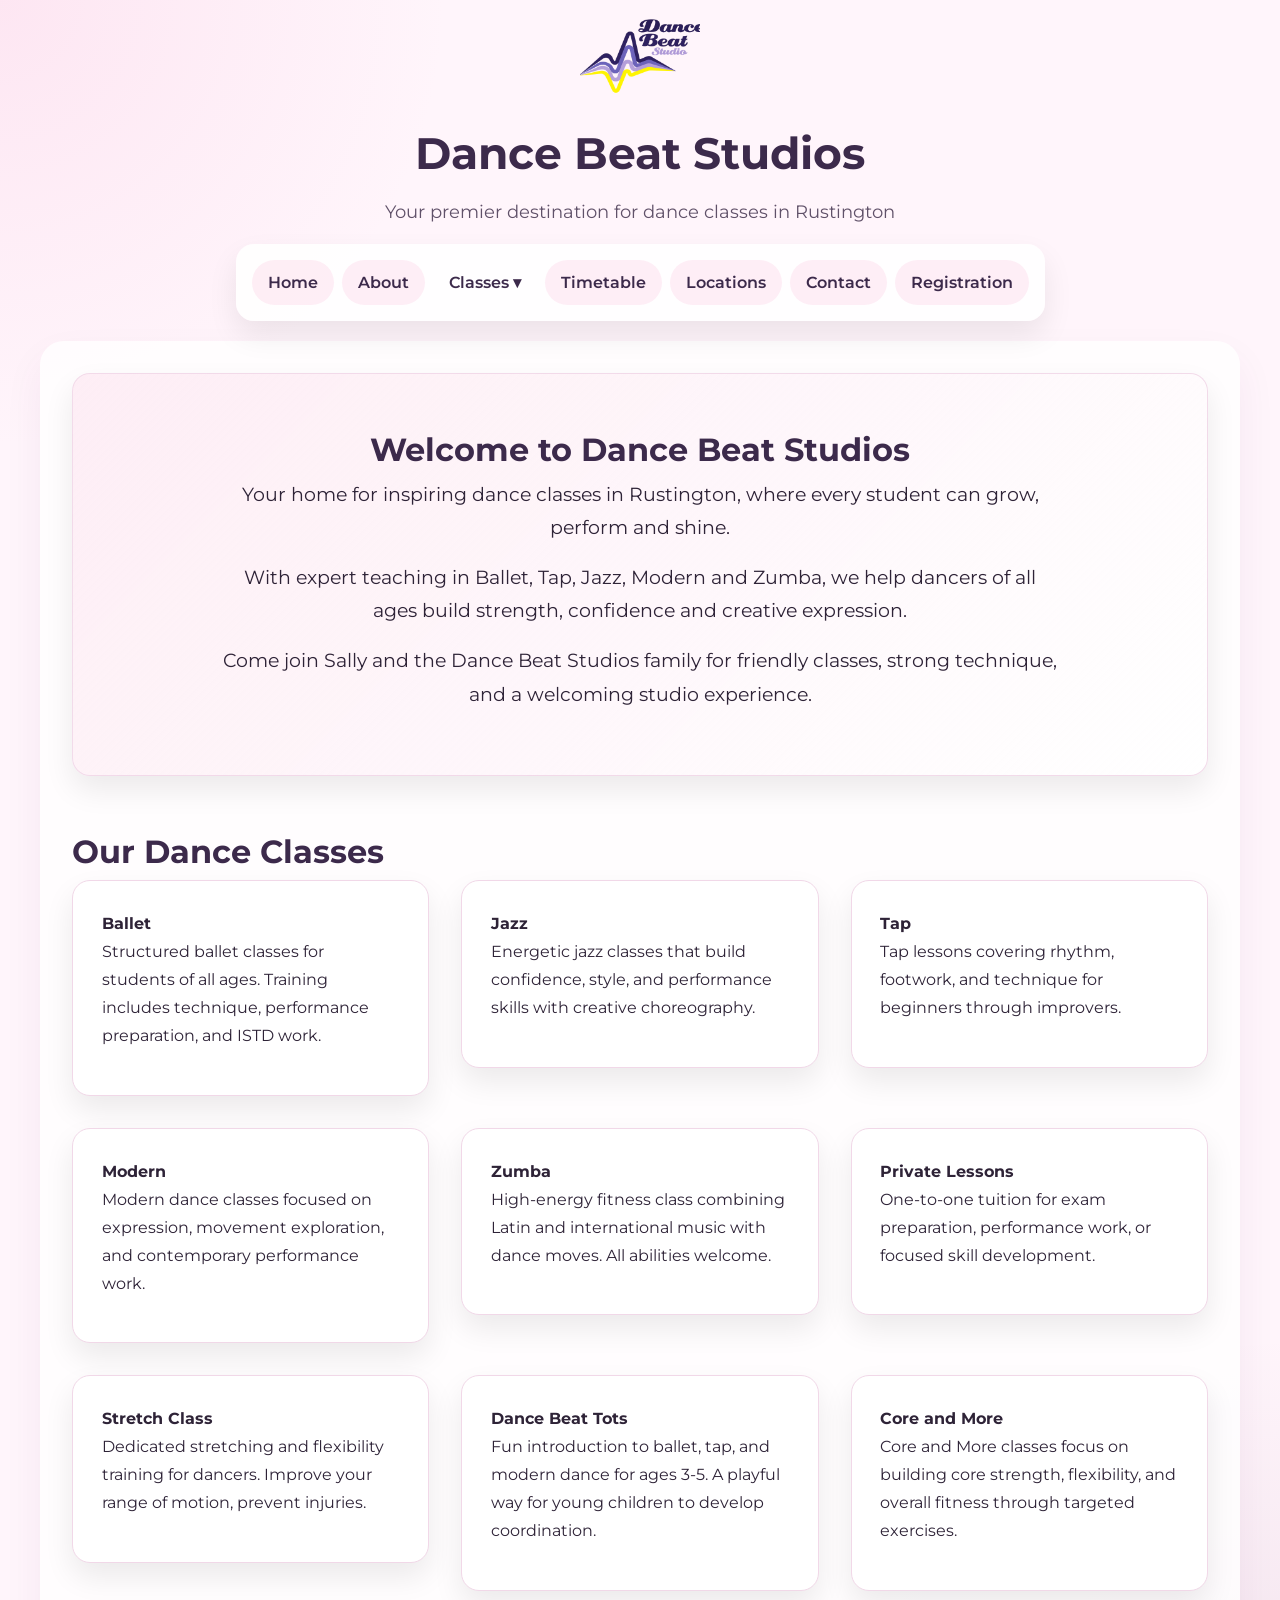
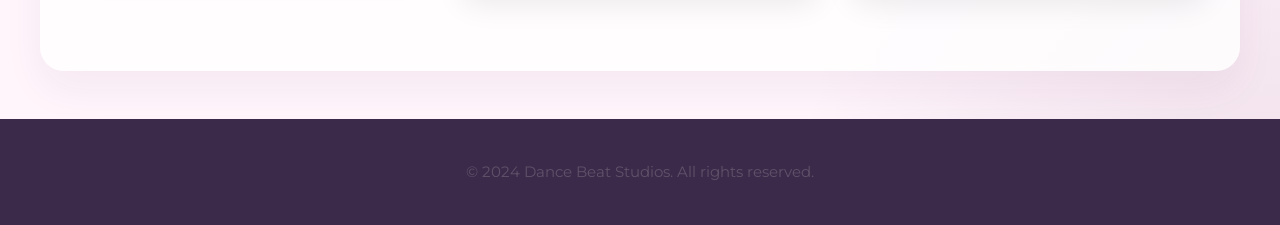
<file: index.html>
<!DOCTYPE html>
<html lang="en">
<head>
    <meta charset="UTF-8">
    <meta name="viewport" content="width=device-width, initial-scale=1.0">
    <title>Dance Beat Studios - Home</title>
    <link rel="stylesheet" href="css/style.css">
    <link href="https://fonts.googleapis.com/css2?family=Great+Vibes&family=Montserrat:wght@300;400;500;600;700&display=swap" rel="stylesheet">
</head>
<body>
    <header>
        <img class="logo" src="images/logo.png" alt="Dance Beat Studios logo">
        <div class="header-text">
            <h1>Dance Beat Studios</h1>
            <p>Your premier destination for dance classes in Rustington</p>
        </div>
        <nav class="main-nav">
    <button class="nav-toggle">☰ Menu</button>

    <div class="nav-links">
        <a href="index.html">Home</a>
        <a href="about.html">About</a>

        <div class="dropdown">
            <button class="dropdown-toggle">Classes ▾</button>
            <div class="dropdown-content">
                <a href="classes.html?class=ballet">Ballet</a>
                <a href="classes.html?class=jazz">Jazz</a>
                <a href="classes.html?class=tap">Tap</a>
                <a href="classes.html?class=modern">Modern</a>
                <a href="classes.html?class=zumba">Zumba</a>
                <a href="classes.html?class=private">Private Lessons</a>
                <a href="classes.html?class=stretch">Stretch Class</a>
                <a href="classes.html?class=tots">Dance Beat Tots</a>
                <a href="classes.html?class=core">Core and More</a>
            </div>
        </div>

        <a href="timetable.html">Timetable</a>
        <a href="locations.html">Locations</a>
        <a href="contact.html">Contact</a>
        <a href="registration.html">Registration</a>
    </div>
</nav>


    </header>
    <main>
        <section class="hero">
            <h3>Welcome to Dance Beat Studios</h3>
            <p>Your home for inspiring dance classes in Rustington, where every student can grow, perform and shine.</p>
            <p>With expert teaching in Ballet, Tap, Jazz, Modern and Zumba, we help dancers of all ages build strength, confidence and creative expression.</p>
            <p>Come join Sally and the Dance Beat Studios family for friendly classes, strong technique, and a welcoming studio experience.</p>
        </section>
        <section class="classes">
            <h3>Our Dance Classes</h3>
            <div class="class-grid">
                <a href="classes.html?class=ballet" class="class-card-link">
                    <div class="class-card">
                        <h4>Ballet</h4>
                        <p>Structured ballet classes for students of all ages. Training includes technique, performance preparation, and ISTD work.</p>
                    </div>
                </a>
                <a href="classes.html?class=jazz" class="class-card-link">
                    <div class="class-card">
                        <h4>Jazz</h4>
                        <p>Energetic jazz classes that build confidence, style, and performance skills with creative choreography.</p>
                    </div>
                </a>
                <a href="classes.html?class=tap" class="class-card-link">
                    <div class="class-card">
                        <h4>Tap</h4>
                        <p>Tap lessons covering rhythm, footwork, and technique for beginners through improvers.</p>
                    </div>
                </a>
                <a href="classes.html?class=modern" class="class-card-link">
                    <div class="class-card">
                        <h4>Modern</h4>
                        <p>Modern dance classes focused on expression, movement exploration, and contemporary performance work.</p>
                    </div>
                </a>
                <a href="classes.html?class=zumba" class="class-card-link">
                    <div class="class-card">
                        <h4>Zumba</h4>
                        <p>High-energy fitness class combining Latin and international music with dance moves. All abilities welcome.</p>
                    </div>
                </a>
                <a href="classes.html?class=private" class="class-card-link">
                    <div class="class-card">
                        <h4>Private Lessons</h4>
                        <p>One-to-one tuition for exam preparation, performance work, or focused skill development.</p>
                    </div>
                </a>
                <a href="classes.html?class=stretch" class="class-card-link">
                    <div class="class-card">
                        <h4>Stretch Class</h4>
                        <p>Dedicated stretching and flexibility training for dancers. Improve your range of motion, prevent injuries.</p>
                    </div>
                </a>
                <a href="classes.html?class=tots" class="class-card-link">
                    <div class="class-card">
                        <h4>Dance Beat Tots</h4>
                        <p>Fun introduction to ballet, tap, and modern dance for ages 3-5. A playful way for young children to develop coordination.</p>
                    </div>
                </a>
                <a href="classes.html?class=core" class="class-card-link">
                    <div class="class-card">
                        <h4>Core and More</h4>
                        <p>Core and More classes focus on building core strength, flexibility, and overall fitness through targeted exercises.</p>
                    </div>
                </a>
            </div>
        </section>
    </main>
    <footer>
        <p>&copy; 2024 Dance Beat Studios. All rights reserved.</p>
    </footer>
    <script src="js/nav.js"></script>
</body>
</html>
</file>
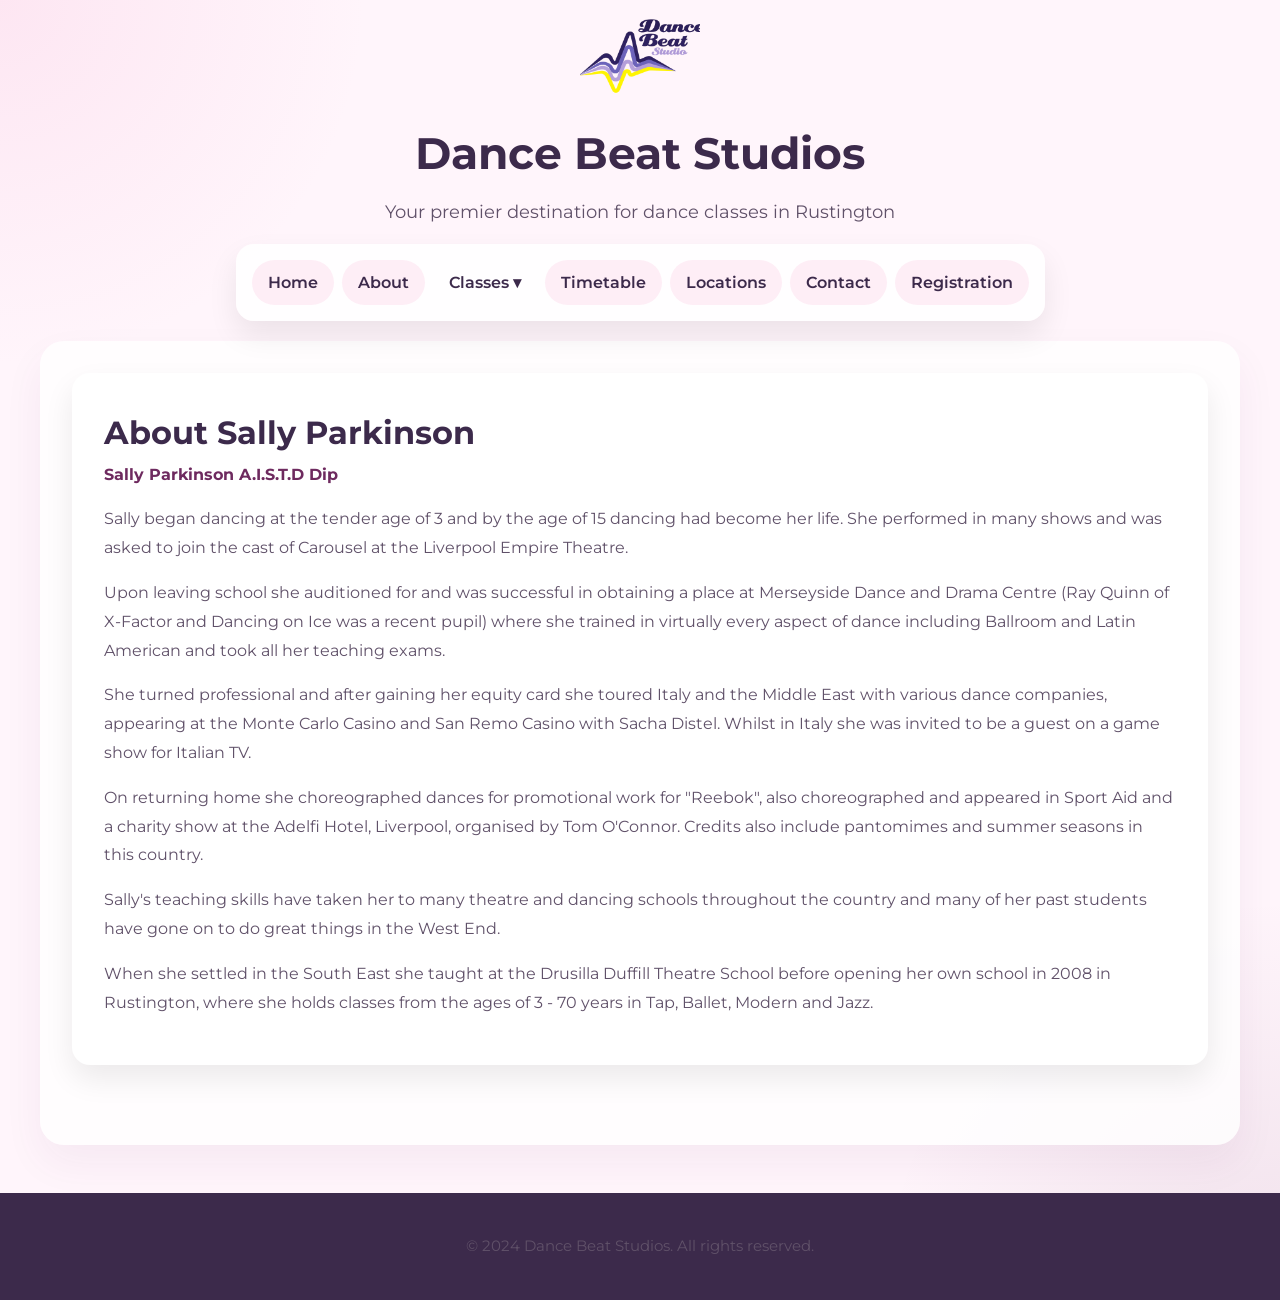
<file: about.html>
<!DOCTYPE html>
<html lang="en">
<head>
    <meta charset="UTF-8">
    <meta name="viewport" content="width=device-width, initial-scale=1.0">
    <title>About - Dance Beat Studios</title>
    <link rel="stylesheet" href="css/style.css">
    <link href="https://fonts.googleapis.com/css2?family=Great+Vibes&family=Montserrat:wght@300;400;500;600;700&display=swap" rel="stylesheet">
</head>
<body>
    <header>
        <img class="logo" src="images/logo.png" alt="Dance Beat Studios logo">
        <div class="header-text">
            <h1>Dance Beat Studios</h1>
            <p>Your premier destination for dance classes in Rustington</p>
        </div>
<nav class="main-nav">
    <button class="nav-toggle">☰ Menu</button>

    <div class="nav-links">
        <a href="index.html">Home</a>
        <a href="about.html">About</a>

        <div class="dropdown">
            <button class="dropdown-toggle">Classes ▾</button>
            <div class="dropdown-content">
                <a href="classes.html?class=ballet">Ballet</a>
                <a href="classes.html?class=jazz">Jazz</a>
                <a href="classes.html?class=tap">Tap</a>
                <a href="classes.html?class=modern">Modern</a>
                <a href="classes.html?class=zumba">Zumba</a>
                <a href="classes.html?class=private">Private Lessons</a>
                <a href="classes.html?class=stretch">Stretch Class</a>
                <a href="classes.html?class=tots">Dance Beat Tots</a>
                <a href="classes.html?class=core">Core and More</a>
            </div>
        </div>

        <a href="timetable.html">Timetable</a>
        <a href="locations.html">Locations</a>
        <a href="contact.html">Contact</a>
        <a href="registration.html">Registration</a>
    </div>
</nav>


    </header>
    <main>
        <section class="about">
            <h3>About Sally Parkinson</h3>
            <p><strong>Sally Parkinson A.I.S.T.D Dip</strong></p>
            <p>Sally began dancing at the tender age of 3 and by the age of 15 dancing had become her life. She performed in many shows and was asked to join the cast of Carousel at the Liverpool Empire Theatre.</p>
            <p>Upon leaving school she auditioned for and was successful in obtaining a place at Merseyside Dance and Drama Centre (Ray Quinn of X-Factor and Dancing on Ice was a recent pupil) where she trained in virtually every aspect of dance including Ballroom and Latin American and took all her teaching exams.</p>
            <p>She turned professional and after gaining her equity card she toured Italy and the Middle East with various dance companies, appearing at the Monte Carlo Casino and San Remo Casino with Sacha Distel. Whilst in Italy she was invited to be a guest on a game show for Italian TV.</p>
            <p>On returning home she choreographed dances for promotional work for "Reebok", also choreographed and appeared in Sport Aid and a charity show at the Adelfi Hotel, Liverpool, organised by Tom O'Connor. Credits also include pantomimes and summer seasons in this country.</p>
            <p>Sally's teaching skills have taken her to many theatre and dancing schools throughout the country and many of her past students have gone on to do great things in the West End.</p>
            <p>When she settled in the South East she taught at the Drusilla Duffill Theatre School before opening her own school in 2008 in Rustington, where she holds classes from the ages of 3 - 70 years in Tap, Ballet, Modern and Jazz.</p>
        </section>
    </main>
    <footer>
        <p>&copy; 2024 Dance Beat Studios. All rights reserved.</p>
    </footer>
    <script src="js/nav.js"></script>
</body>


</html>
</file>
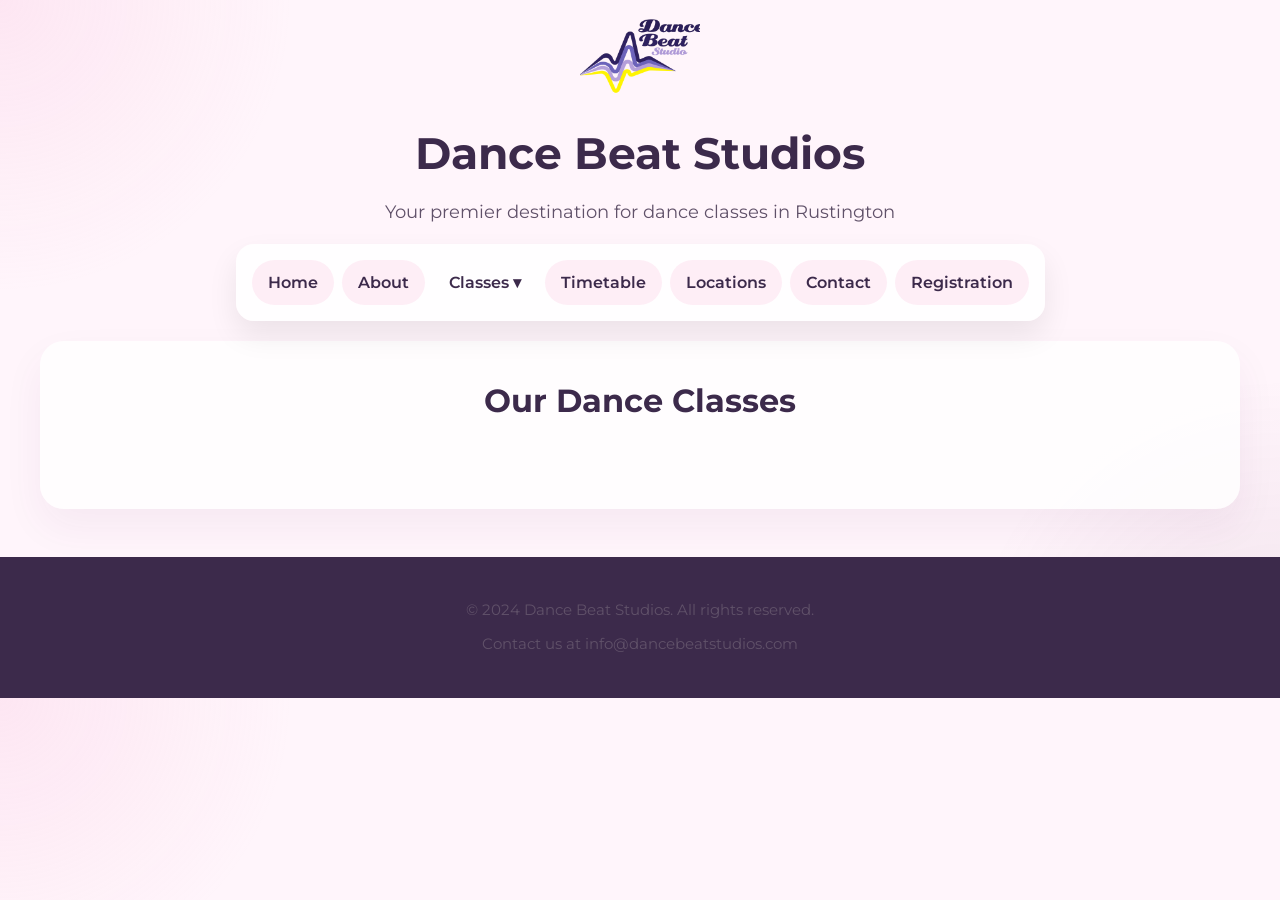
<file: classes.html>
<!DOCTYPE html>
<html lang="en">
<head>
    <meta charset="UTF-8">
    <meta name="viewport" content="width=device-width, initial-scale=1.0">
    <title>Classes - Dance Beat Studios</title>
    <link rel="stylesheet" href="css/style.css">
    <link href="https://fonts.googleapis.com/css2?family=Great+Vibes&family=Montserrat:wght@300;400;500;600;700&display=swap" rel="stylesheet">
</head>
<body>
    <header>
        <img class="logo" src="images/logo.png" alt="Dance Beat Studios logo">
        <div class="header-text">
            <h1>Dance Beat Studios</h1>
            <p>Your premier destination for dance classes in Rustington</p>
        </div>
        <nav class="main-nav">
    <button class="nav-toggle">☰ Menu</button>

    <div class="nav-links">
        <a href="index.html">Home</a>
        <a href="about.html">About</a>

        <div class="dropdown">
            <button class="dropdown-toggle">Classes ▾</button>
            <div class="dropdown-content">
                <a href="classes.html?class=ballet">Ballet</a>
                <a href="classes.html?class=jazz">Jazz</a>
                <a href="classes.html?class=tap">Tap</a>
                <a href="classes.html?class=modern">Modern</a>
                <a href="classes.html?class=zumba">Zumba</a>
                <a href="classes.html?class=private">Private Lessons</a>
                <a href="classes.html?class=stretch">Stretch Class</a>
                <a href="classes.html?class=tots">Dance Beat Tots</a>
                <a href="classes.html?class=core">Core and More</a>
            </div>
        </div>

        <a href="timetable.html">Timetable</a>
        <a href="locations.html">Locations</a>
        <a href="contact.html">Contact</a>
        <a href="registration.html">Registration</a>
    </div>
</nav>

    </header>

    <main>
        <section class="classes-info">
            <h3>Our Dance Classes</h3>

            <!-- BALLET -->
            <div id="ballet" class="class-info" style="display: none;">
                <h3>Ballet</h3>
                <p>Structured ballet classes for students of all ages. Training includes technique, performance preparation, and ISTD work.</p>

                <h4>Timetable</h4>
                <ul>
                    <li><strong>Monday</strong> — 16:00–16:45 — Primary Ballet, Modern & Tap (<a href="https://maps.google.com/?q=St+Peters+Sea+Road+East+Preston">St Peters, Sea Road</a>)</li>

                    <li><strong>Tuesday</strong> — 16:45–17:30 — Ballet Grade 5 (<a href="https://maps.google.com/?q=Samuel+Wickens+Centre+Rustington">Samuel Wickens Centre</a>)</li>
                    <li><strong>Tuesday</strong> — 19:45 — Adult Ballet (<a href="https://maps.google.com/?q=Samuel+Wickens+Centre+Rustington">Samuel Wickens Centre</a>)</li>

                    <li><strong>Thursday</strong> — 16:30–17:00 — Ballet Grade 1 (<a href="https://maps.google.com/?q=St+Peters+Sea+Road+East+Preston">St Peters, Sea Road</a>)</li>
                    <li><strong>Thursday</strong> — 17:15–18:00 — Ballet Grade 2 (<a href="https://maps.google.com/?q=St+Andrews+Church+Hall+Rustington">St Andrews Church Hall</a>)</li>
                    <li><strong>Thursday</strong> — 18:05–18:50 — Ballet Grade 4 (<a href="https://maps.google.com/?q=St+Andrews+Church+Hall+Rustington">St Andrews Church Hall</a>)</li>
                    <li><strong>Thursday</strong> — 18:00–19:00 — Ballet Grade 5 (<a href="https://maps.google.com/?q=St+Peters+Sea+Road+East+Preston">St Peters, Sea Road</a>)</li>
                </ul>

                <h4>Uniform</h4>
                <p><strong>Babies</strong> — Pale Pink Leotard, Pink chiffon skirt, ballet socks, satin shoes.</p>
                <p><strong>Grade 1–2</strong> — Cherry leotard, pink tights, satin shoes.</p>
                <p><strong>Grade 3–4</strong> — Navy leotard, pink tights, satin shoes.</p>
            </div>

            <!-- JAZZ -->
            <div id="jazz" class="class-info" style="display: none;">
                <h3>Jazz</h3>
                <p>Energetic jazz classes that build confidence, style, and performance skills.</p>

                <h4>Timetable</h4>
                <ul>
                    <li><strong>Friday</strong> — 09:15–10:15 — Adult Jazz (<a href="https://maps.google.com/?q=East+Preston+Village+Hall">East Preston Village Hall</a>)</li>
                </ul>
            </div>

            <!-- TAP -->
            <div id="tap" class="class-info" style="display: none;">
                <h3>Tap</h3>
                <p>Tap lessons covering rhythm, footwork, and technique for beginners through advanced dancers.</p>

                <h4>Timetable</h4>
                <ul>
                    <li><strong>Monday</strong> — 16:00–16:45 — Primary Ballet, Modern & Tap (<a href="https://maps.google.com/?q=St+Peters+Sea+Road+East+Preston">St Peters, Sea Road</a>)</li>
                    <li><strong>Monday</strong> — 16:45–17:30 — Tap Grade 2 (<a href="https://maps.google.com/?q=St+Peters+Sea+Road+East+Preston">St Peters, Sea Road</a>)</li>

                    <li><strong>Tuesday</strong> — 13:30–14:30 — Adult Tap Improvers (<a href="https://maps.google.com/?q=Durrington+Community+Centre">Durrington Community Centre</a>)</li>
                    <li><strong>Tuesday</strong> — 17:15–18:00 — Tap Grade 4 (<a href="https://maps.google.com/?q=St+Andrews+Church+Hall+Rustington">St Andrews Church Hall</a>)</li>
                    <li><strong>Tuesday</strong> — 19:00 — Improvers/Advanced Tap (<a href="https://maps.google.com/?q=Samuel+Wickens+Centre+Rustington">Samuel Wickens Centre</a>)</li>

                    <li><strong>Thursday</strong> — 16:00–16:30 — Tap Grade 1 (<a href="https://maps.google.com/?q=St+Peters+Sea+Road+East+Preston">St Peters, Sea Road</a>)</li>
                    <li><strong>Thursday</strong> — 17:00–17:30 — Primary Ballet, Tap & Modern (<a href="https://maps.google.com/?q=St+Peters+Sea+Road+East+Preston">St Peters, Sea Road</a>)</li>
                    <li><strong>Thursday</strong> — 17:15 — Adult Beginners Tap (<a href="https://maps.google.com/?q=St+Peters+and+St+Pauls+Church+Hall+Rustington">St Peters & St Pauls Church Hall</a>)</li>
                    <li><strong>Thursday</strong> — 19:35–20:20 — Adult Tap (<a href="https://maps.google.com/?q=St+Andrews+Church+Hall+Rustington">St Andrews Church Hall</a>)</li>
                </ul>
            </div>

            <!-- MODERN -->
            <div id="modern" class="class-info" style="display: none;">
                <h3>Modern</h3>
                <p>Modern dance classes focused on expression, movement exploration, and contemporary performance work.</p>

                <h4>Timetable</h4>
                <ul>
                    <li><strong>Monday</strong> — 16:00–16:45 — Primary Ballet, Modern & Tap (<a href="https://maps.google.com/?q=St+Peters+Sea+Road+East+Preston">St Peters, Sea Road</a>)</li>
                    <li><strong>Monday</strong> — 18:00–18:45 — Modern Grade 2 (<a href="https://maps.google.com/?q=St+Peters+and+St+Pauls+Church+Hall+Rustington">St Peters & St Pauls Church Hall</a>)</li>

                    <li><strong>Tuesday</strong> — 18:00–19:00 — Modern Grade 5 (<a href="https://maps.google.com/?q=St+Andrews+Church+Hall+Rustington">St Andrews Church Hall</a>)</li>

                    <li><strong>Thursday</strong> — 17:00–17:30 — Primary Ballet, Tap & Modern (<a href="https://maps.google.com/?q=St+Peters+Sea+Road+East+Preston">St Peters, Sea Road</a>)</li>
                </ul>
            </div>

            <!-- ZUMBA -->
            <div id="zumba" class="class-info" style="display: none;">
                <h3>Zumba</h3>
                <p>High‑energy fitness class combining Latin and international music with dance moves.</p>

                <h4>Timetable</h4>
                <ul>
                    <li><strong>Monday</strong> — 10:40–11:25 — Zumba (<a href="https://maps.google.com/?q=East+Preston+Village+Hall">East Preston Village Hall</a>)</li>
                    <li><strong>Tuesday</strong> — 11:00 — Zumba (<a href="https://maps.google.com/?q=Durrington+Community+Centre">Durrington Community Centre</a>)</li>
                </ul>
            </div>

            <!-- PRIVATE LESSONS -->
            <div id="private" class="class-info" style="display: none;">
                <h3>Private Lessons</h3>
                <p>One‑to‑one tuition for exam preparation, performance work, or focused skill development.</p>
            </div>

            <!-- STRETCH -->
            <div id="stretch" class="class-info" style="display: none;">
                <h3>Stretch Class</h3>
                <p>Dedicated stretching and flexibility training for dancers.</p>

                <h4>Timetable</h4>
                <ul>
                    <li><strong>Tuesday</strong> — 18:30–19:00 — Stretch & Strengthening (<a href="https://maps.google.com/?q=Samuel+Wickens+Centre+Rustington">Samuel Wickens Centre</a>)</li>
                    <li><strong>Thursday</strong> — 18:50–19:30 — Stretch Class (<a href="https://maps.google.com/?q=St+Andrews+Church+Hall+Rustington">St Andrews Church Hall</a>)</li>
                </ul>
            </div>

            <!-- TOTS -->
            <div id="tots" class="class-info" style="display: none;">
                <h3>Dance Beat Tots</h3>
                <p>Fun introduction to ballet, tap, and modern dance for ages 3–5.</p>

                <h4>Timetable</h4>
                <ul>
                    <li><strong>Monday</strong> — 15:45–16:15 — Dance Beat Tots (<a href="https://maps.google.com/?q=St+Peters+and+St+Pauls+Church+Hall+Rustington">St Peters & St Pauls Church Hall</a>)</li>
                </ul>
            </div>

            <!-- CORE & MORE -->
            <div id="core" class="class-info" style="display: none;">
                <h3>Core and More</h3>
                <p>Core strength, flexibility, and conditioning for dancers.</p>

                <h4>Timetable</h4>
                <ul>
                    <li><strong>Monday</strong> — 11:30 — Core & More (<a href="https://maps.google.com/?q=East+Preston+Village+Hall">East Preston Village Hall</a>)</li>
                    <li><strong>Thursday</strong> — 09:00 — Core & More (<a href="https://maps.google.com/?q=East+Preston+Village+Hall">East Preston Village Hall</a>)</li>
                    <li><strong>Thursday</strong> — 18:30 — Core & More (<a href="https://maps.google.com/?q=Durrington+Community+Centre">Durrington Community Centre</a>)</li>
                </ul>
            </div>

        </section>
    </main>

    <footer>
        <p>&copy; 2024 Dance Beat Studios. All rights reserved.</p>
        <p>Contact us at info@dancebeatstudios.com</p>
    </footer>





    <script>
        const classInfos = document.querySelectorAll('.class-info');

        function showClassInfo(selected) {
            classInfos.forEach(div => div.style.display = 'none');
            if (selected) {
                const element = document.getElementById(selected);
                if (element) {
                    element.style.display = 'block';
                }
            }
        }

        const params = new URLSearchParams(window.location.search);
        const selectedClass = params.get('class');
        if (selectedClass) {
            showClassInfo(selectedClass);
        }
        

    </script>
    <script src="js/nav.js"></script>
</body>

</html>
</file>
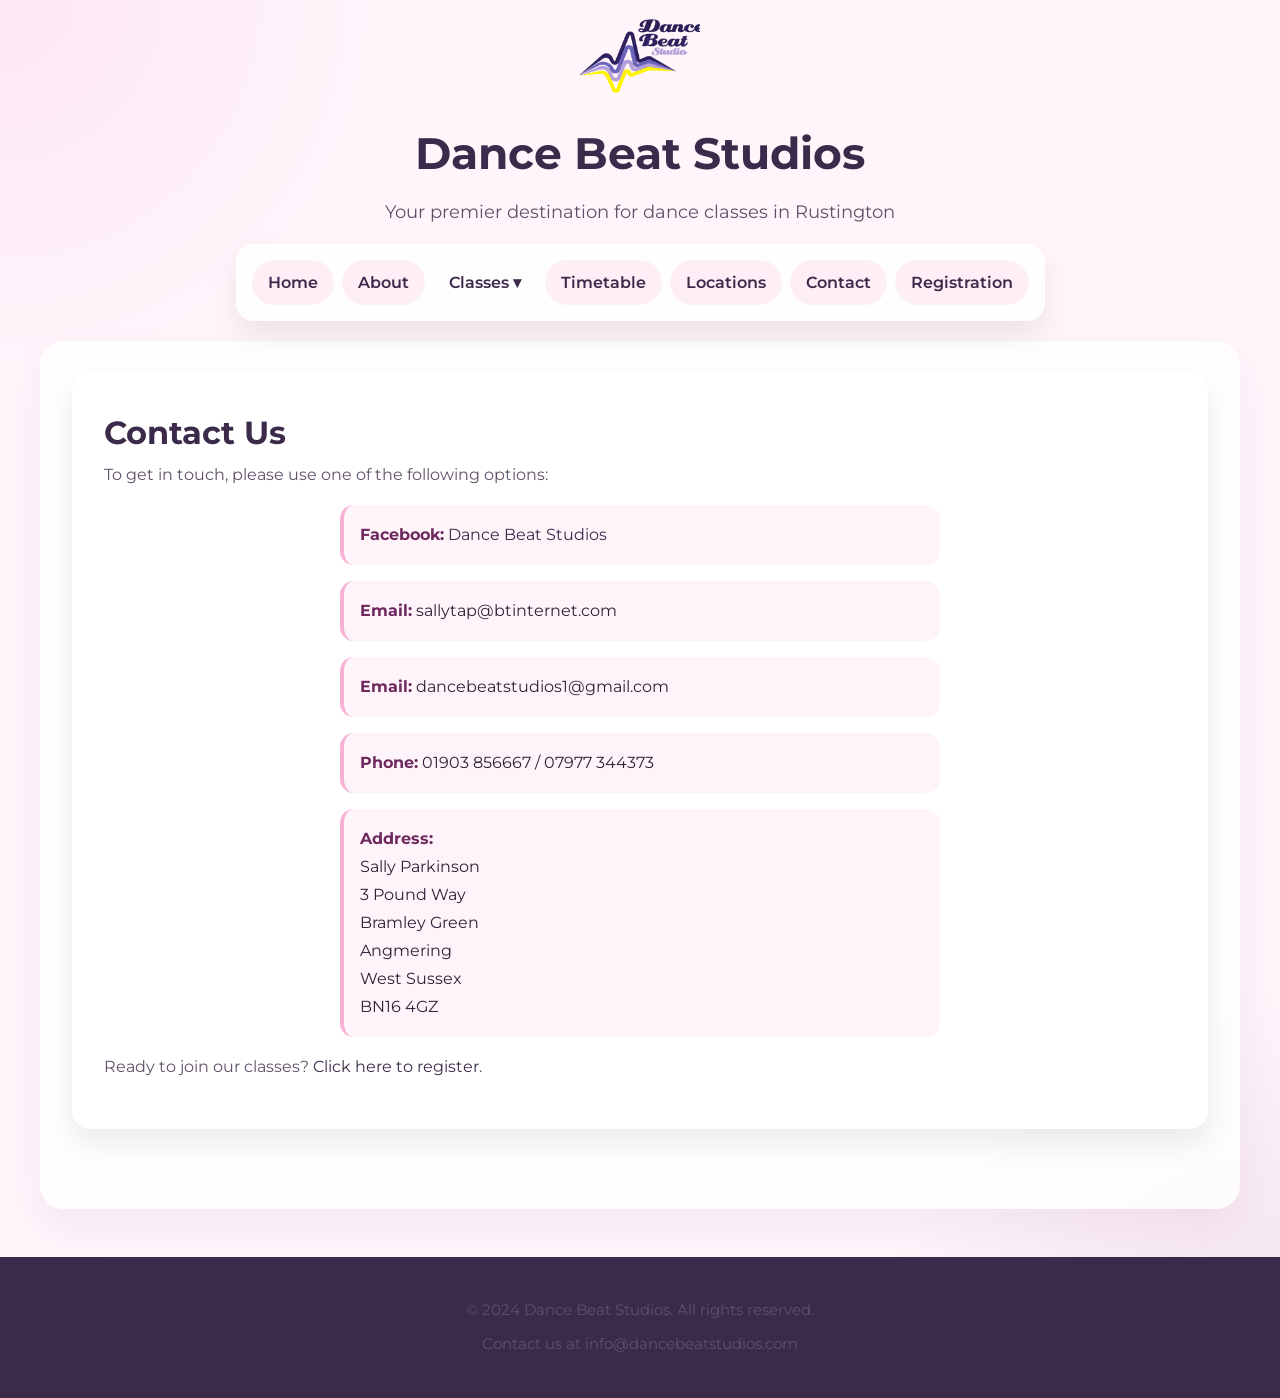
<file: contact.html>
<!DOCTYPE html>
<html lang="en">
<head>
    <meta charset="UTF-8">
    <meta name="viewport" content="width=device-width, initial-scale=1.0">
    <title>Contact - Dance Beat Studios</title>
    <link rel="stylesheet" href="css/style.css">
    <link href="https://fonts.googleapis.com/css2?family=Great+Vibes&family=Montserrat:wght@300;400;500;600;700&display=swap" rel="stylesheet">
</head>
<body>
    <header>
        <img class="logo" src="images/logo.png" alt="Dance Beat Studios logo">
        <div class="header-text">
            <h1>Dance Beat Studios</h1>
            <p>Your premier destination for dance classes in Rustington</p>
        </div>
       <nav class="main-nav">
    <button class="nav-toggle">☰ Menu</button>

    <div class="nav-links">
        <a href="index.html">Home</a>
        <a href="about.html">About</a>

        <div class="dropdown">
            <button class="dropdown-toggle">Classes ▾</button>
            <div class="dropdown-content">
                <a href="classes.html?class=ballet">Ballet</a>
                <a href="classes.html?class=jazz">Jazz</a>
                <a href="classes.html?class=tap">Tap</a>
                <a href="classes.html?class=modern">Modern</a>
                <a href="classes.html?class=zumba">Zumba</a>
                <a href="classes.html?class=private">Private Lessons</a>
                <a href="classes.html?class=stretch">Stretch Class</a>
                <a href="classes.html?class=tots">Dance Beat Tots</a>
                <a href="classes.html?class=core">Core and More</a>
            </div>
        </div>

        <a href="timetable.html">Timetable</a>
        <a href="locations.html">Locations</a>
        <a href="contact.html">Contact</a>
        <a href="registration.html">Registration</a>
    </div>
</nav>


    </header>
    <main>
        <section class="contact">
            <h3>Contact Us</h3>
            <p>To get in touch, please use one of the following options:</p>
            <ul>
                <li><strong>Facebook:</strong> <a href="https://www.facebook.com/dancebeatstudio" target="_blank" rel="noopener noreferrer">Dance Beat Studios</a></li>
                <li><strong>Email:</strong> sallytap@btinternet.com</li>
                <li><strong>Email:</strong> dancebeatstudios1@gmail.com</li>
                <li><strong>Phone:</strong> 01903 856667 / 07977 344373</li>
                <li><strong>Address:</strong><br>
                    Sally Parkinson<br>
                    3 Pound Way<br>
                    Bramley Green<br>
                    Angmering<br>
                    West Sussex<br>
                    BN16 4GZ</li>
            </ul>
            <p>Ready to join our classes? <a href="registration.html">Click here to register</a>.</p>
        </section>
    </main>
    <footer>
        <p>&copy; 2024 Dance Beat Studios. All rights reserved.</p>
        <p>Contact us at info@dancebeatstudios.com</p>
    </footer>
    <script src="js/nav.js"></script>
</body>

</html>
</file>
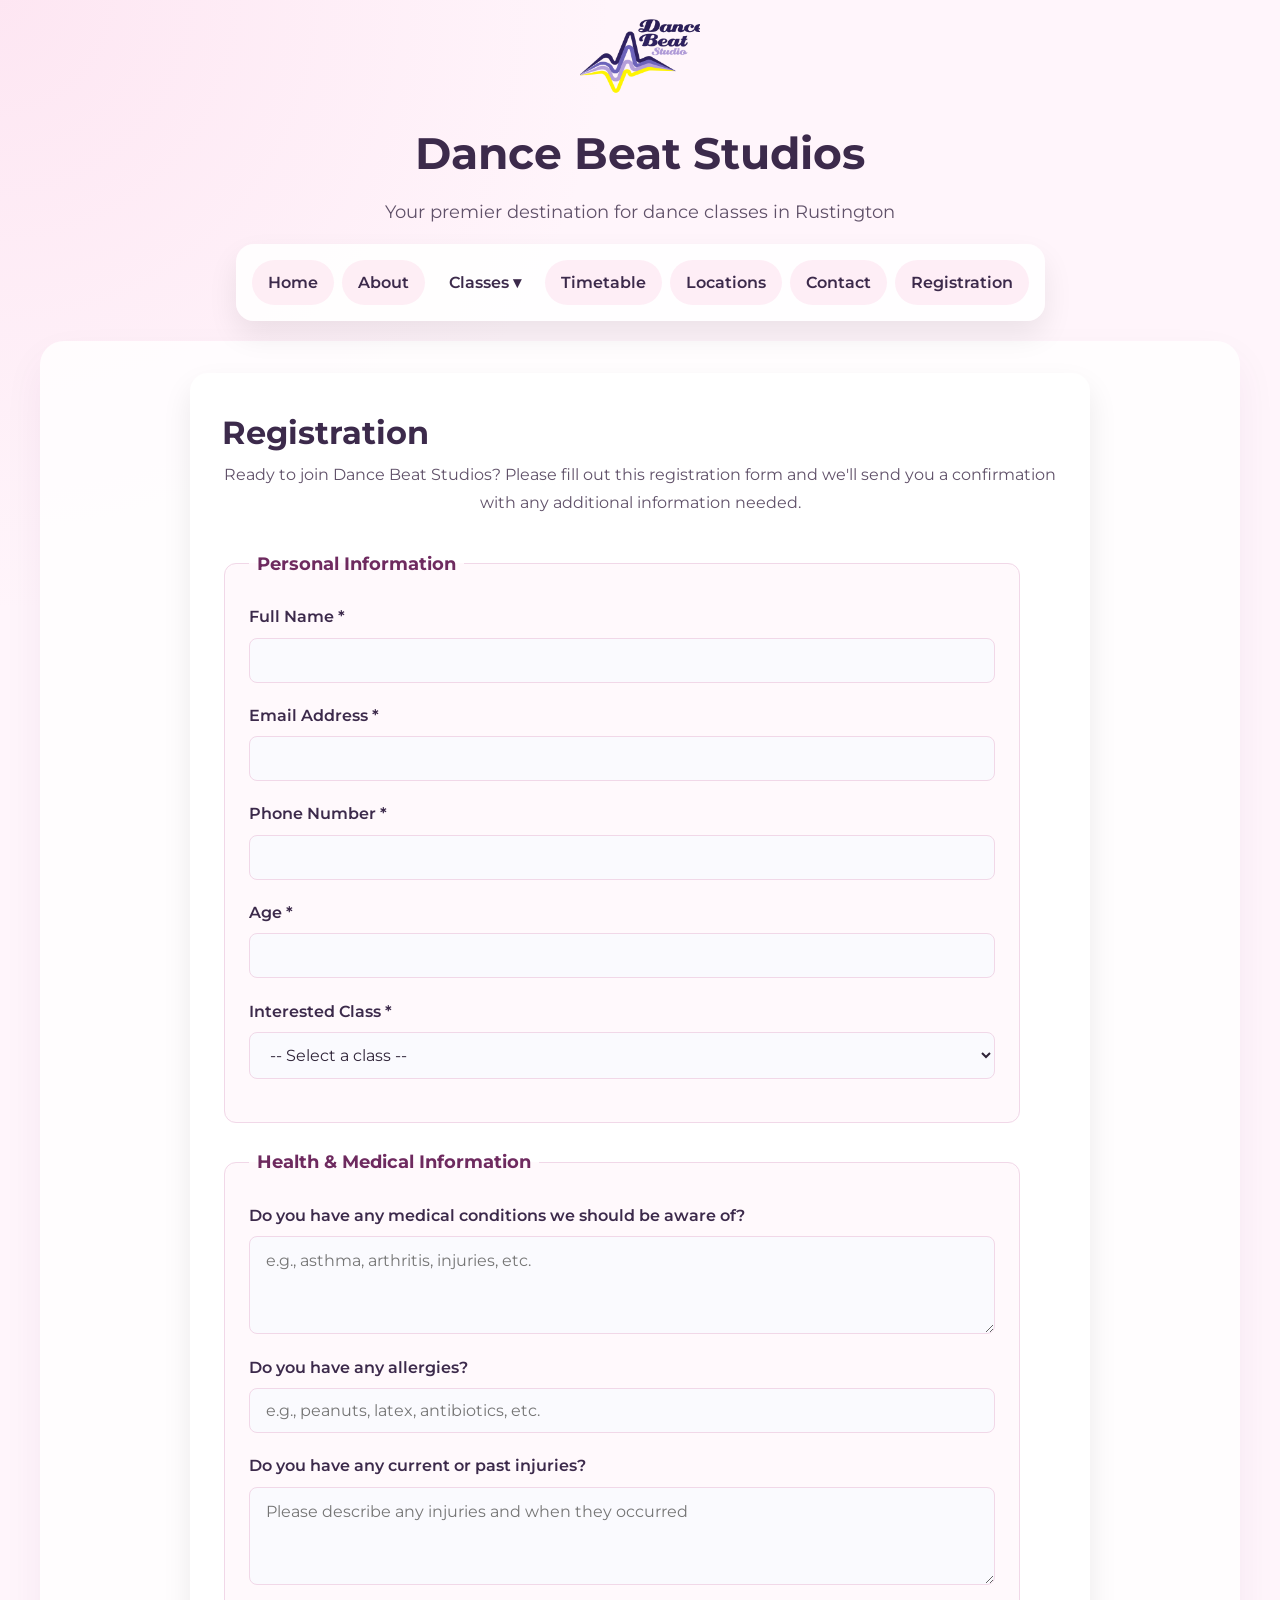
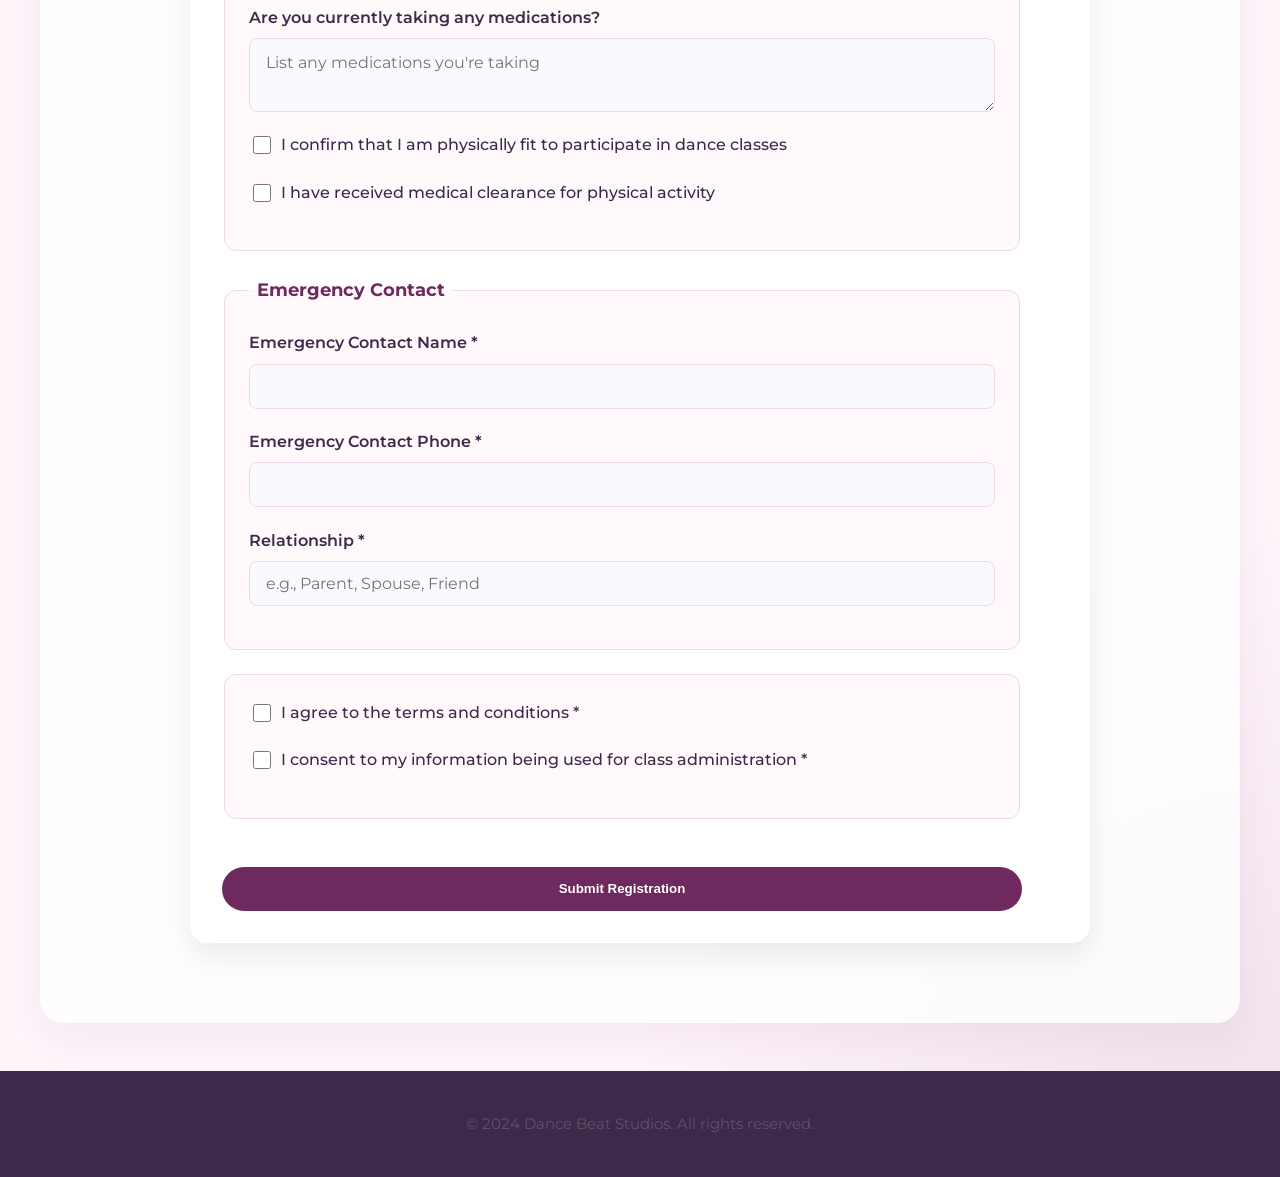
<file: registration.html>
<!DOCTYPE html>
<html lang="en">
<head>
    <meta charset="UTF-8">
    <meta name="viewport" content="width=device-width, initial-scale=1.0">
    <title>Registration - Dance Beat Studios</title>
    <link rel="stylesheet" href="css/style.css">
    <link href="https://fonts.googleapis.com/css2?family=Great+Vibes&family=Montserrat:wght@300;400;500;600;700&display=swap" rel="stylesheet">
</head>
<body>
    <header>
        <img class="logo" src="images/logo.png" alt="Dance Beat Studios logo">
        <div class="header-text">
            <h1>Dance Beat Studios</h1>
            <p>Your premier destination for dance classes in Rustington</p>
        </div>
       <nav class="main-nav">
    <button class="nav-toggle">☰ Menu</button>

    <div class="nav-links">
        <a href="index.html">Home</a>
        <a href="about.html">About</a>

        <div class="dropdown">
            <button class="dropdown-toggle">Classes ▾</button>
            <div class="dropdown-content">
                <a href="classes.html?class=ballet">Ballet</a>
                <a href="classes.html?class=jazz">Jazz</a>
                <a href="classes.html?class=tap">Tap</a>
                <a href="classes.html?class=modern">Modern</a>
                <a href="classes.html?class=zumba">Zumba</a>
                <a href="classes.html?class=private">Private Lessons</a>
                <a href="classes.html?class=stretch">Stretch Class</a>
                <a href="classes.html?class=tots">Dance Beat Tots</a>
                <a href="classes.html?class=core">Core and More</a>
            </div>
        </div>

        <a href="timetable.html">Timetable</a>
        <a href="locations.html">Locations</a>
        <a href="contact.html">Contact</a>
        <a href="registration.html">Registration</a>
    </div>
</nav>


    </header>
    <main>
        <section class="registration">
            <h3>Registration</h3>
            <p>Ready to join Dance Beat Studios? Please fill out this registration form and we'll send you a confirmation with any additional information needed.</p>
            <form action="https://formsubmit.co/j.dean1991@hotmail.co.uk" method="POST" class="registration-form">
                <!-- Personal Information -->
                <fieldset>
                    <legend>Personal Information</legend>
                    <div class="form-group">
                        <label for="name">Full Name *</label>
                        <input type="text" id="name" name="name" required>
                    </div>
                    <div class="form-group">
                        <label for="email">Email Address *</label>
                        <input type="email" id="email" name="email" required>
                    </div>
                    <div class="form-group">
                        <label for="phone">Phone Number *</label>
                        <input type="tel" id="phone" name="phone" required>
                    </div>
                    <div class="form-group">
                        <label for="age">Age *</label>
                        <input type="number" id="age" name="age" required>
                    </div>
                    <div class="form-group">
                        <label for="class-interest">Interested Class *</label>
                        <select id="class-interest" name="class-interest" required>
                            <option value="">-- Select a class --</option>
                            <option value="Ballet">Ballet</option>
                            <option value="Jazz">Jazz</option>
                            <option value="Tap">Tap</option>
                            <option value="Modern">Modern</option>
                            <option value="Zumba">Zumba</option>
                            <option value="Private Lessons">Private Lessons</option>
                            <option value="Stretch Class">Stretch Class</option>
                            <option value="Dance Beat Tots">Dance Beat Tots</option>
                            <option value="Core and More">Core and More</option>
                        </select>
                    </div>
                </fieldset>

                <!-- Health Information -->
                <fieldset>
                    <legend>Health & Medical Information</legend>
                    <div class="form-group">
                        <label for="medical-conditions">Do you have any medical conditions we should be aware of?</label>
                        <textarea id="medical-conditions" name="medical-conditions" rows="3" placeholder="e.g., asthma, arthritis, injuries, etc."></textarea>
                    </div>
                    <div class="form-group">
                        <label for="allergies">Do you have any allergies?</label>
                        <input type="text" id="allergies" name="allergies" placeholder="e.g., peanuts, latex, antibiotics, etc.">
                    </div>
                    <div class="form-group">
                        <label for="injuries">Do you have any current or past injuries?</label>
                        <textarea id="injuries" name="injuries" rows="3" placeholder="Please describe any injuries and when they occurred"></textarea>
                    </div>
                    <div class="form-group">
                        <label for="medications">Are you currently taking any medications?</label>
                        <textarea id="medications" name="medications" rows="2" placeholder="List any medications you're taking"></textarea>
                    </div>
                    <div class="form-group">
                        <label>
                            <input type="checkbox" id="fit" name="fit" required>
                            I confirm that I am physically fit to participate in dance classes
                        </label>
                    </div>
                    <div class="form-group">
                        <label>
                            <input type="checkbox" id="medical-approval" name="medical-approval">
                            I have received medical clearance for physical activity
                        </label>
                    </div>
                </fieldset>

                <!-- Emergency Contact -->
                <fieldset>
                    <legend>Emergency Contact</legend>
                    <div class="form-group">
                        <label for="emergency-name">Emergency Contact Name *</label>
                        <input type="text" id="emergency-name" name="emergency-name" required>
                    </div>
                    <div class="form-group">
                        <label for="emergency-phone">Emergency Contact Phone *</label>
                        <input type="tel" id="emergency-phone" name="emergency-phone" required>
                    </div>
                    <div class="form-group">
                        <label for="emergency-relation">Relationship *</label>
                        <input type="text" id="emergency-relation" name="emergency-relation" placeholder="e.g., Parent, Spouse, Friend" required>
                    </div>
                </fieldset>

                <!-- Terms -->
                <fieldset>
                    <div class="form-group">
                        <label>
                            <input type="checkbox" id="terms" name="terms" required>
                            I agree to the terms and conditions *
                        </label>
                    </div>
                    <div class="form-group">
                        <label>
                            <input type="checkbox" id="privacy" name="privacy" required>
                            I consent to my information being used for class administration *
                        </label>
                    </div>
                </fieldset>

                <button type="submit" class="button">Submit Registration</button>
                <input type="hidden" name="_subject" value="New Student Registration - Dance Beat Studios">
                <input type="hidden" name="_captcha" value="false">
                <input type="hidden" name="_next" value="https://dancebeatstudios.com/contact.html">
            </form>
        </section>
    </main>
    <footer>
        <p>&copy; 2024 Dance Beat Studios. All rights reserved.</p>
    </footer>
    <script src="js/nav.js"></script>
</body>
</html>
</file>
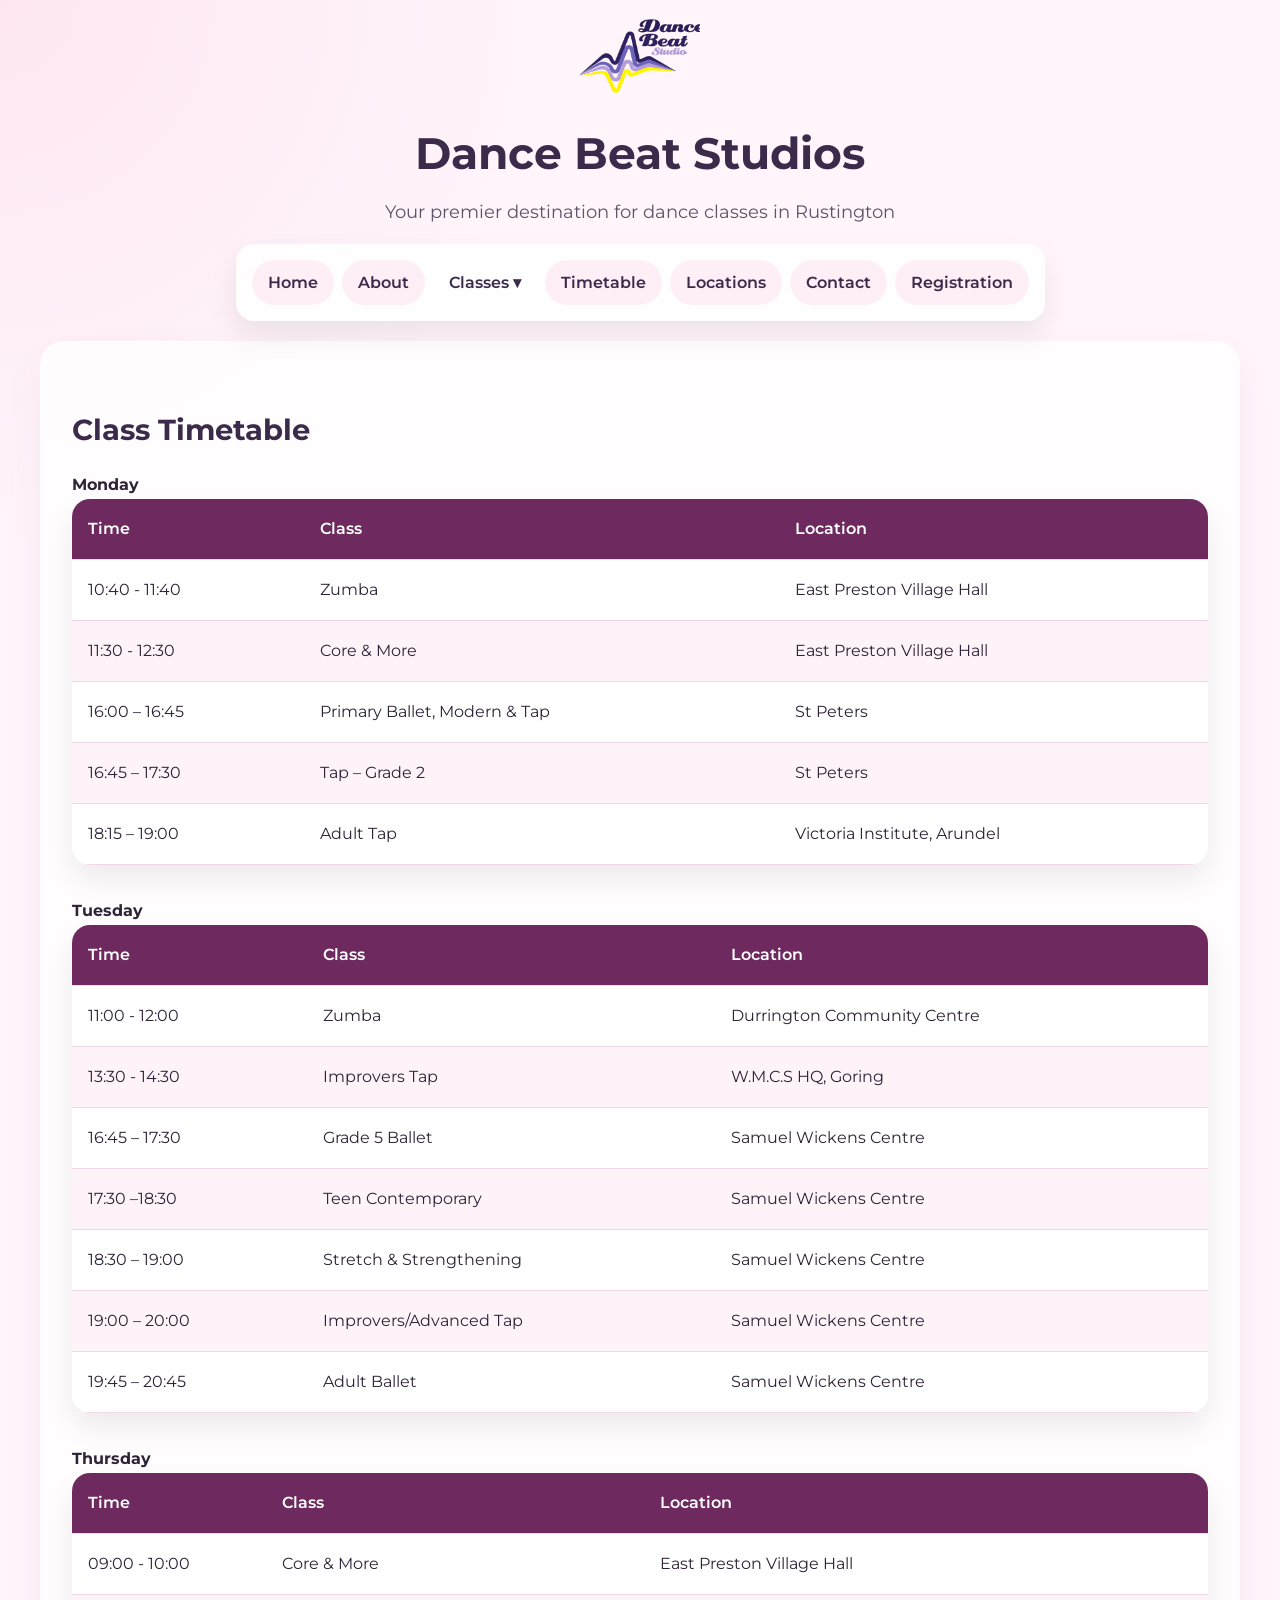
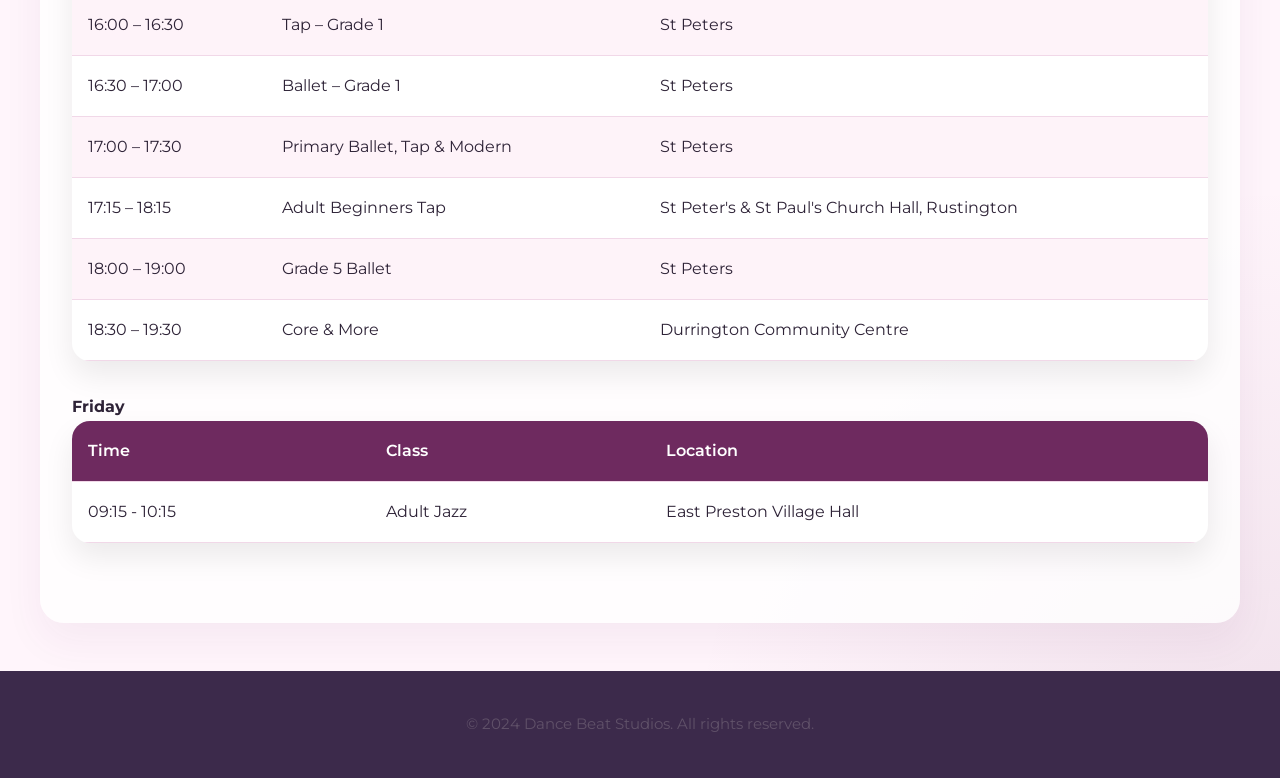
<file: timetable.html>
<!DOCTYPE html>
<html lang="en">
<head>
    <meta charset="UTF-8">
    <meta name="viewport" content="width=device-width, initial-scale=1.0">
    <title>Timetable - Dance Beat Studios</title>
    <link rel="stylesheet" href="css/style.css">
    <link href="https://fonts.googleapis.com/css2?family=Great+Vibes&family=Montserrat:wght@300;400;500;600;700&display=swap" rel="stylesheet">
</head>
<body>
    <header>
        <img class="logo" src="images/logo.png" alt="Dance Beat Studios logo">
        <div class="header-text">
            <h1>Dance Beat Studios</h1>
            <p>Your premier destination for dance classes in Rustington</p>
        </div>
<nav class="main-nav">
    <button class="nav-toggle">☰ Menu</button>

    <div class="nav-links">
        <a href="index.html">Home</a>
        <a href="about.html">About</a>

        <div class="dropdown">
            <button class="dropdown-toggle">Classes ▾</button>
            <div class="dropdown-content">
                <a href="classes.html?class=ballet">Ballet</a>
                <a href="classes.html?class=jazz">Jazz</a>
                <a href="classes.html?class=tap">Tap</a>
                <a href="classes.html?class=modern">Modern</a>
                <a href="classes.html?class=zumba">Zumba</a>
                <a href="classes.html?class=private">Private Lessons</a>
                <a href="classes.html?class=stretch">Stretch Class</a>
                <a href="classes.html?class=tots">Dance Beat Tots</a>
                <a href="classes.html?class=core">Core and More</a>
            </div>
        </div>

        <a href="timetable.html">Timetable</a>
        <a href="locations.html">Locations</a>
        <a href="contact.html">Contact</a>
        <a href="registration.html">Registration</a>
    </div>
</nav>


    </header>
    <main>
        <section class="timetable">
            <h3>Class Timetable</h3>

<h4>Monday</h4>
<table>
    <thead>
        <tr>
            <th>Time</th>
            <th>Class</th>
            <th>Location</th>
        </tr>
    </thead>
    <tbody>
        <tr>
            <td>10:40 - 11:40</td>
            <td>Zumba</td>
            <td>East Preston Village Hall</td>
        </tr>
        <tr>
            <td>11:30 - 12:30</td>
            <td>Core & More</td>
            <td>East Preston Village Hall</td>
        </tr>
        <tr>
            <td>16:00 – 16:45</td>
            <td>Primary Ballet, Modern & Tap</td>
            <td>St Peters</td>
        </tr>
        <tr>
            <td>16:45 – 17:30</td>
            <td>Tap – Grade 2</td>
            <td>St Peters</td>
        </tr>
        <tr>
            <td>18:15 – 19:00</td>
            <td>Adult Tap</td>
            <td>Victoria Institute, Arundel</td>
        </tr>
    </tbody>
</table>

<h4>Tuesday</h4>
<table>
    <thead>
        <tr>
            <th>Time</th>
            <th>Class</th>
            <th>Location</th>
        </tr>
    </thead>
    <tbody>
        <tr>
            <td>11:00 - 12:00</td>
            <td>Zumba</td>
            <td>Durrington Community Centre</td>
        </tr>
        <tr>
            <td>13:30 - 14:30</td>
            <td>Improvers Tap</td>
            <td>W.M.C.S HQ, Goring</td>
        </tr>
        <tr>
            <td>16:45 – 17:30</td>
            <td>Grade 5 Ballet</td>
            <td>Samuel Wickens Centre</td>
        </tr>
        <tr>
            <td>17:30 –18:30</td>
            <td>Teen Contemporary</td>
            <td>Samuel Wickens Centre</td>
        </tr>
        <tr>
            <td>18:30 – 19:00</td>
            <td>Stretch & Strengthening</td>
            <td>Samuel Wickens Centre</td>
        </tr>
        <tr>
            <td>19:00 – 20:00</td>
            <td>Improvers/Advanced Tap</td>
            <td>Samuel Wickens Centre</td>
        </tr>
        <tr>
            <td>19:45 – 20:45</td>
            <td>Adult Ballet</td>
            <td>Samuel Wickens Centre</td>
        </tr>
    </tbody>
</table>

<h4>Thursday</h4>
<table>
    <thead>
        <tr>
            <th>Time</th>
            <th>Class</th>
            <th>Location</th>
        </tr>
    </thead>
    <tbody>
        <tr>
            <td>09:00 - 10:00</td>
            <td>Core & More</td>
            <td>East Preston Village Hall</td>
        </tr>
        <tr>
            <td>16:00 – 16:30</td>
            <td>Tap – Grade 1</td>
            <td>St Peters</td>
        </tr>
        <tr>
            <td>16:30 – 17:00</td>
            <td>Ballet – Grade 1</td>
            <td>St Peters</td>
        </tr>
        <tr>
            <td>17:00 – 17:30</td>
            <td>Primary Ballet, Tap & Modern</td>
            <td>St Peters</td>
        </tr>
        <tr>
            <td>17:15 – 18:15</td>
            <td>Adult Beginners Tap</td>
            <td>St Peter's & St Paul's Church Hall, Rustington</td>
        </tr>
        <tr>
            <td>18:00 – 19:00</td>
            <td>Grade 5 Ballet</td>
            <td>St Peters</td>
        </tr>
        <tr>
            <td>18:30 – 19:30</td>
            <td>Core & More</td>
            <td>Durrington Community Centre</td>
        </tr>
    </tbody>
</table>

<h4>Friday</h4>
<table>
    <thead>
        <tr>
            <th>Time</th>
            <th>Class</th>
            <th>Location</th>
        </tr>
    </thead>
    <tbody>
        <tr>
            <td>09:15 - 10:15</td>
            <td>Adult Jazz</td>
            <td>East Preston Village Hall</td>
        </tr>
    </tbody>
</table>
        </section>
    </main>
    <footer>
        <p>&copy; 2024 Dance Beat Studios. All rights reserved.</p>
    </footer>
    <script src="js/nav.js"></script>
</body>
</html>
</file>
<file: css/style.css>
/* CSS Variables for consistent theming */
:root {
    --primary-color: #6e2a5f;
    --secondary-color: #3c2a4b;
    --accent-color: #f7b1d3;
    --accent-dark: #d04880;
    --text-color: #2e2337;
    --muted-text: #605169;
    --background-color: #fff5fb;
    --card-background: #ffffff;
    --footer-background: #3c2a4b;
    --border-color: #f1d8e8;
    --shadow: 0 14px 30px rgba(0, 0, 0, 0.08);
    --transition: all 0.3s ease;
}

/* Global Styles */
* {
    box-sizing: border-box;
}

body {
    font-family: 'Montserrat', sans-serif;
    margin: 0;
    padding: 0;
    background: radial-gradient(circle at top left, rgba(247, 177, 211, 0.22), transparent 20%),
                radial-gradient(circle at bottom right, rgba(110, 42, 95, 0.10), transparent 22%),
                var(--background-color);
    color: var(--text-color);
    line-height: 1.75;
}

h1, h2, h3, h4, h5, h6 {
    font-family: 'Montserrat', sans-serif;
    font-weight: 700;
    margin: 0;
}

h1 {
    font-size: 3rem;
    color: var(--secondary-color);
}

h2 {
    font-size: 2.6rem;
    color: var(--primary-color);
    margin-bottom: 1rem;
}

h3 {
    font-size: 2rem;
    color: var(--secondary-color);
}

p {
    margin: 0 0 1rem 0;
    color: var(--muted-text);
}

/* Header Styles */
header {
    background-color: transparent;
    color: var(--text-color);
    padding: 1.2rem 2rem;
    display: flex;
    flex-direction: column;
    align-items: center;
    box-shadow: none;
    font-family: 'Montserrat', sans-serif;
}

.logo {
    height: 80px;
    width: auto;
    margin-bottom: 1rem;
}

.header-text {
    text-align: center;
    margin-bottom: 1rem;
}

.header-text h1 {
    color: var(--secondary-color);
    font-size: 2.75rem;
    margin-bottom: 0.3rem;
}

.header-text p {
    color: var(--muted-text);
    font-size: 1.1rem;
    margin: 0;
}

nav {
    display: flex;
    gap: 0.9rem;
    flex-wrap: wrap;
    justify-content: center;
}

nav a {
    color: var(--secondary-color);
    text-decoration: none;
    font-weight: 600;
    padding: 0.55rem 1rem;
    border-radius: 999px;
    transition: var(--transition);
    background-color: rgba(247, 177, 211, 0.2);
}

nav a:hover {
    background-color: var(--accent-color);
    color: var(--secondary-color);
}

.dropdown-toggle {
    background-color: rgba(247, 177, 211, 0.2);
    padding: 0.55rem 1rem;
    border-radius: 999px;
    font-weight: 600;
    color: var(--secondary-color);
    border: none;
    cursor: pointer;
    transition: var(--transition);
}

.dropdown-toggle:hover {
    background-color: var(--accent-color);
    color: var(--secondary-color);
}

.dropdown {
    position: relative;
    display: flex;
    align-items: center;
}

.dropdown > a {
    display: inline-flex;
    align-items: center;
}

.button,
.btn {
    display: inline-flex;
    align-items: center;
    justify-content: center;
    background-color: var(--primary-color);
    color: white;
    text-decoration: none;
    font-weight: 700;
    padding: 0.85rem 1.4rem;
    border-radius: 999px;
    border: 1px solid transparent;
    transition: var(--transition);
}

.button:hover,
.btn:hover {
    background-color: var(--accent-dark);
    border-color: var(--accent-dark);
}

.dropdown {
    position: relative;
    display: inline-block;
}

.dropdown-content {
    display: none;
    position: absolute;
    background-color: var(--card-background);
    border: 1px solid var(--border-color);
    min-width: 200px;
    box-shadow: var(--shadow);
    z-index: 10;
    border-radius: 12px;
    overflow: hidden;
}

.dropdown-content a {
    color: var(--secondary-color);
    padding: 12px 16px;
    text-decoration: none;
    display: block;
    background: rgba(247, 177, 211, 0.15);
}

.dropdown-content a:hover {
    background-color: var(--accent-color);
    color: var(--secondary-color);
}


/* Main Content */
main {
    max-width: 1200px;
    margin: 0 auto;
    padding: 2rem;
    background-color: rgba(255, 255, 255, 0.82);
    border-radius: 24px;
    box-shadow: 0 18px 40px rgba(110, 42, 95, 0.06);
}

/* Hero Section */
.hero {
    text-align: center;
    background: linear-gradient(135deg, rgba(247, 177, 211, 0.2), rgba(255, 255, 255, 0.95));
    padding: 3rem 2rem;
    border-radius: 18px;
    box-shadow: var(--shadow);
    margin-bottom: 3rem;
    border: 1px solid rgba(241, 216, 232, 0.9);
}

.hero h2 {
    color: var(--secondary-color);
    font-size: 3rem;
    margin-bottom: 1rem;
}

.hero p {
    font-size: 1.2rem;
    color: var(--text-color);
    max-width: 840px;
    margin: 0 auto 1rem auto;
}

/* Classes Section */
.classes {
    margin-bottom: 3rem;
}

.classes h2 {
    text-align: center;
    margin-bottom: 2rem;
}

.class-grid {
    display: grid;
    grid-template-columns: repeat(auto-fit, minmax(300px, 1fr));
    gap: 2rem;
}

.class-card {
    background-color: var(--card-background);
    border-radius: 18px;
    box-shadow: var(--shadow);
    padding: 1.8rem;
    transition: var(--transition);
    border: 1px solid var(--border-color);
}

.class-card:hover {
    transform: translateY(-6px);
    box-shadow: 0 16px 34px rgba(0, 0, 0, 0.12);
}

.class-card-link {
    text-decoration: none;
    color: inherit;
    display: block;
}

.class-card-link:hover .class-card {
    transform: translateY(-6px);
    box-shadow: 0 16px 34px rgba(0, 0, 0, 0.12);
}

.class-card h3 {
    color: var(--secondary-color);
    margin-bottom: 1rem;
}

.class-card p {
    color: var(--text-color);
}

/* Classes Info Section */
.classes-info {
    max-width: 900px;
    margin: 0 auto 3rem;
    text-align: center;
}

.classes-info h2 {
    text-align: center;
    margin-bottom: 2rem;
}

.classes-info p {
    max-width: 760px;
    margin: 0 auto 1.5rem auto;
}

.classes-info select {
    display: block;
    margin: 0 auto 2rem auto;
    padding: 0.75rem 1rem;
    font-size: 1rem;
    border: 1px solid var(--border-color);
    border-radius: 999px;
    background-color: var(--card-background);
    width: 320px;
    max-width: 100%;
}

.class-info {
    background-color: var(--card-background);
    border-radius: 18px;
    box-shadow: var(--shadow);
    padding: 1.8rem;
    border: 1px solid var(--border-color);
    margin: 0 auto 2rem;
    max-width: 900px;
}

.class-info h3 {
    color: var(--secondary-color);
    margin-bottom: 1rem;
}

.class-info h4 {
    color: var(--primary-color);
    margin: 1.5rem 0 0.5rem 0;
    font-size: 1.2rem;
}

.class-info p {
    color: var(--text-color);
    line-height: 1.75;
}

/* About Section */
.about {
    background-color: var(--card-background);
    padding: 2rem;
    border-radius: 18px;
    box-shadow: var(--shadow);
    margin-bottom: 3rem;
}

.about h2 {
    text-align: center;
    margin-bottom: 2rem;
}

.about p {
    margin-bottom: 1rem;
    line-height: 1.8;
    color: var(--muted-text);
}

.about strong {
    color: var(--primary-color);
}

/* Contact Section */
.contact {
    background-color: var(--card-background);
    padding: 2rem;
    border-radius: 18px;
    box-shadow: var(--shadow);
    margin-bottom: 3rem;
}

.contact h2 {
    text-align: center;
    margin-bottom: 2rem;
}

.contact ul {
    list-style: none;
    padding: 0;
    max-width: 600px;
    margin: 0 auto;
}

.contact li {
    margin-bottom: 1rem;
    padding: 1rem;
    background-color: rgba(255, 244, 250, 0.95);
    border-radius: 14px;
    border-left: 4px solid var(--accent-color);
}

.contact strong {
    color: var(--primary-color);
}

.contact a {
    color: var(--secondary-color);
    text-decoration: none;
}

.contact a:hover {
    text-decoration: underline;
}

/* Registration Section */
.registration {
    background-color: var(--card-background);
    padding: 2rem;
    border-radius: 18px;
    box-shadow: var(--shadow);
    margin-bottom: 3rem;
    max-width: 900px;
    margin-left: auto;
    margin-right: auto;
}

.registration h2 {
    text-align: center;
    margin-bottom: 1rem;
}

.registration > p {
    text-align: center;
    margin-bottom: 2rem;
    color: var(--muted-text);
}

.registration-form {
    max-width: 800px;
}

.registration-form fieldset {
    border: 1px solid var(--border-color);
    border-radius: 12px;
    padding: 1.5rem;
    margin-bottom: 1.5rem;
    background-color: rgba(247, 177, 211, 0.08);
}

.registration-form legend {
    font-weight: 700;
    color: var(--primary-color);
    padding: 0 0.5rem;
    font-size: 1.1rem;
}

.registration-form .form-group {
    margin-bottom: 1.2rem;
    display: flex;
    flex-direction: column;
}

.registration-form label {
    font-weight: 600;
    color: var(--secondary-color);
    margin-bottom: 0.4rem;
}

.registration-form input[type="text"],
.registration-form input[type="email"],
.registration-form input[type="tel"],
.registration-form input[type="number"],
.registration-form select,
.registration-form textarea {
    padding: 0.75rem 1rem;
    border: 1px solid var(--border-color);
    border-radius: 8px;
    font-family: 'Montserrat', sans-serif;
    font-size: 1rem;
    color: var(--text-color);
    background-color: #fafafe;
    transition: var(--transition);
}

.registration-form input[type="text"]:focus,
.registration-form input[type="email"]:focus,
.registration-form input[type="tel"]:focus,
.registration-form input[type="number"]:focus,
.registration-form select:focus,
.registration-form textarea:focus {
    outline: none;
    border-color: var(--primary-color);
    background-color: #ffffff;
    box-shadow: 0 0 0 3px rgba(247, 177, 211, 0.2);
}

.registration-form textarea {
    resize: vertical;
    line-height: 1.5;
}

.registration-form input[type="checkbox"] {
    margin-right: 0.6rem;
    width: 18px;
    height: 18px;
    cursor: pointer;
}

.registration-form input[type="checkbox"] + label,
.registration-form label:has(> input[type="checkbox"]) {
    display: flex;
    align-items: center;
    margin-bottom: 0;
    font-weight: 500;
}

.registration-form button {
    width: 100%;
    margin-top: 1.5rem;
}

/* Timetable Section */
.timetable {
    margin-bottom: 3rem;
}

.timetable h2 {
    text-align: center;
    margin-bottom: 2rem;
}

.timetable h3 {
    color: var(--secondary-color);
    margin: 2rem 0 1rem 0;
    font-size: 1.8rem;
}

.timetable table {
    width: 100%;
    border-collapse: collapse;
    margin-bottom: 2rem;
    background-color: var(--card-background);
    box-shadow: var(--shadow);
    border-radius: 18px;
    overflow: hidden;
}

.timetable th, .timetable td {
    padding: 1rem;
    text-align: left;
    border-bottom: 1px solid var(--border-color);
}

.timetable th {
    background-color: var(--primary-color);
    color: white;
    font-weight: 600;
}

.timetable tr:nth-child(even) {
    background-color: rgba(247, 177, 211, 0.15);
}

.timetable tr:hover {
    background-color: rgba(247, 177, 211, 0.25);
}

/* Locations Section */
.locations {
    margin-bottom: 3rem;
}

.locations h2 {
    text-align: center;
    margin-bottom: 2rem;
}

.locations p {
    text-align: center;
    margin-bottom: 2rem;
    font-size: 1.1rem;
    color: var(--muted-text);
}

/* Map Styles */
#map {
    height: 400px;
    border-radius: 18px;
    box-shadow: var(--shadow);
    margin: 2rem 0;
    border: 1px solid rgba(241, 216, 232, 0.9);
}

/* Footer */
footer {
    background-color: var(--footer-background);
    color: white;
    text-align: center;
    padding: 2rem;
    margin-top: 3rem;
}

footer p {
    margin: 0.5rem 0;
    font-size: 0.95rem;
}

/* Responsive Design */
@media (max-width: 768px) {
    header {
        flex-direction: column;
        text-align: center;
        padding: 1rem;
    }

    .logo {
        margin-bottom: 1rem;
    }

    nav {
        margin-top: 1rem;
    }

    nav a {
        padding: 0.5rem;
        font-size: 0.9rem;
    }

    main {
        padding: 1rem;
    }

    .hero {
        padding: 2rem 1rem;
    }

    .hero h2 {
        font-size: 2.5rem;
    }

    .class-grid {
        grid-template-columns: 1fr;
    }

    .classes-info select {
        width: 100%;
    }

    .timetable table {
        font-size: 0.95rem;
    }

    .timetable th, .timetable td {
        padding: 0.75rem;
    }
}

@media (max-width: 480px) {
    h1 {
        font-size: 2rem;
    }

    h2 {
        font-size: 2rem;
    }

    .hero h2 {
        font-size: 2rem;
    }

    nav {
        flex-wrap: wrap;
        justify-content: center;
    }

    nav a {
        font-size: 0.8rem;
        padding: 0.4rem 0.8rem;
    }
}
.accordion details {
    margin-bottom: 10px;
    border: 1px solid #ddd;
    border-radius: 6px;
    padding: 8px 12px;
    background: #fafafa;
}

.accordion summary {
    font-size: 1.1rem;
    font-weight: 600;
    cursor: pointer;
    padding: 6px 0;
}

.accordion ul {
    margin: 10px 0 0 15px;
    padding: 0;
    list-style: none;
}

.accordion li {
    margin-bottom: 6px;
    font-size: 0.95rem;
}

.main-nav {
    display: flex;
    align-items: center;
    justify-content: space-between;
    gap: 1rem;
}

.nav-links {
    display: flex;
    flex-wrap: wrap;
    gap: 0.5rem;
    align-items: center;
}

.nav-toggle {
    display: none;
    background: #333;
    color: #fff;
    border: none;
    padding: 0.4rem 0.7rem;
    border-radius: 4px;
    font-size: 1rem;
}

/* Dropdown base */
.dropdown {
    position: relative;
}

.dropdown-toggle {
    background: none;
    border: none;
    cursor: pointer;
    font: inherit;
    color: inherit;
}

.dropdown-content {
    position: absolute;
    top: 100%;
    left: 0;
    background: #fff;
    border: 1px solid #ddd;
    min-width: 180px;
    display: none;
    flex-direction: column;
    z-index: 10;
}

.dropdown-content a {
    padding: 0.4rem 0.6rem;
    white-space: nowrap;
}

/* Mobile layout */
@media (max-width: 768px) {
    .nav-toggle {
        display: inline-block;
    }

    .nav-links {
        display: none;
        flex-direction: column;
        align-items: flex-start;
        width: 100%;
        margin-top: 0.5rem;
    }

    .nav-links a,
    .dropdown-toggle {
        padding: 0.4rem 0;
    }

    .dropdown {
        width: 100%;
    }

    .dropdown-content {
        position: static;
        border: none;
        box-shadow: none;
        background: transparent;
    }

    .dropdown-content a {
        padding-left: 1rem;
    }

    .nav-links.open {
        display: flex;
    }

    .dropdown.open .dropdown-content {
        display: flex;
    }
}

/* Desktop dropdown on hover */
@media (min-width: 769px) {
    .dropdown:hover .dropdown-content {
        display: flex;
        flex-direction: column;
    }
}

.nav-toggle {
    background: var(--primary-color);
    color: white;
    border: none;
    padding: 0.6rem 1rem;
    border-radius: 999px;
    font-size: 1rem;
    font-weight: 600;
    box-shadow: var(--shadow);
}

.nav-links {
    background: rgba(255, 255, 255, 0.9);
    padding: 1rem;
    border-radius: 18px;
    box-shadow: var(--shadow);
}

.dropdown-toggle {
    font-weight: 600;
    color: var(--secondary-color);
}

.dropdown-content a {
    background: rgba(247, 177, 211, 0.15);
    border-radius: 8px;
    margin: 2px 0;
}

.dropdown-content a:hover {
    background: var(--accent-color);
    color: var(--secondary-color);
}
</file>
